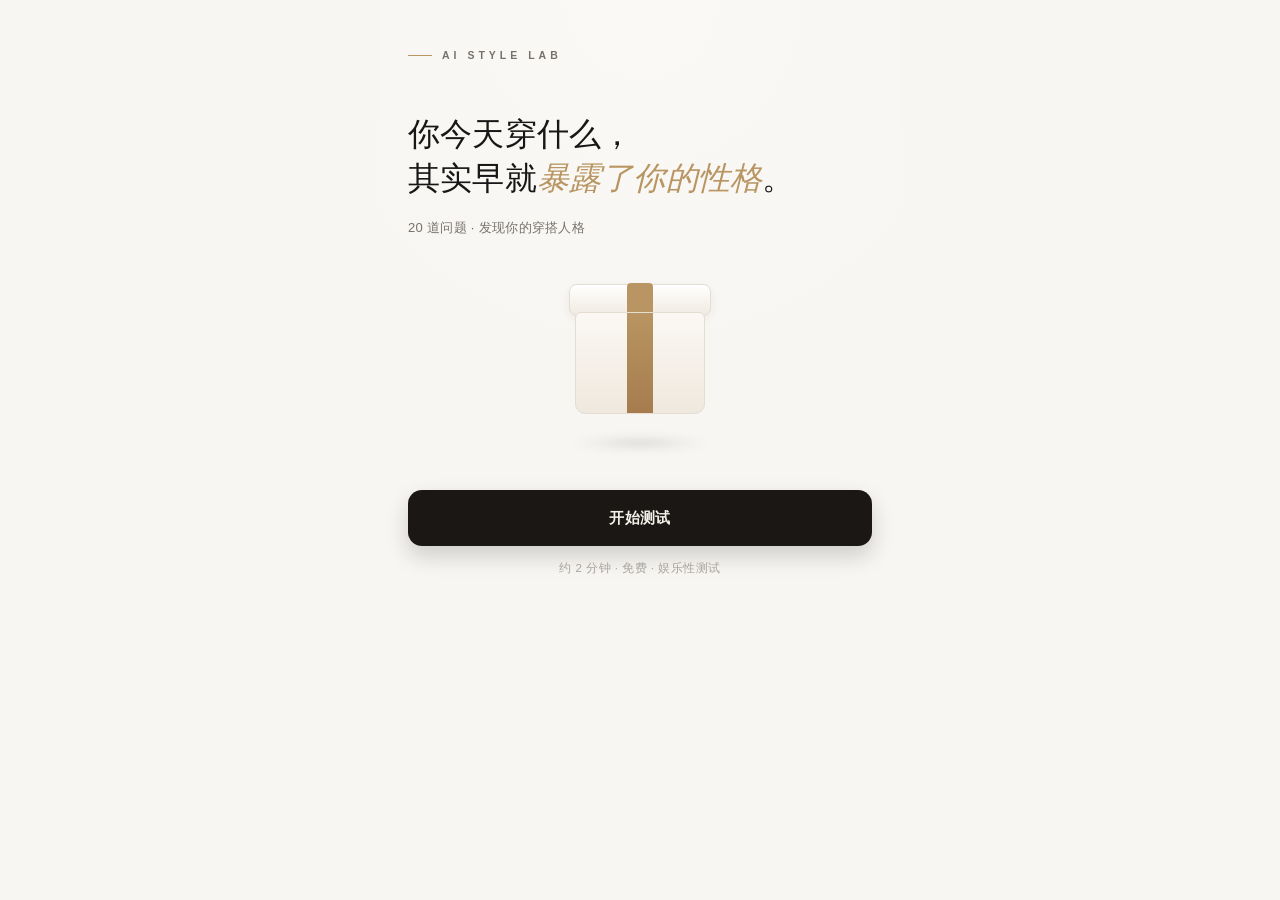
<file: deepseek_html_20261007_3c42d0.html>
<!DOCTYPE html>
<html lang="zh-CN">
<head>
<meta charset="UTF-8">
<meta name="viewport" content="width=device-width, initial-scale=1.0, viewport-fit=cover, maximum-scale=1.0, user-scalable=no">
<meta name="theme-color" content="#F8F6F2">
<title>AI STYLE LAB｜穿搭人格测试</title>
<link rel="stylesheet" href="css/style.css">
</head>
<body>

<div class="app">

  <!-- ============ 首页 ============ -->
  <section class="home" id="home">
    <div class="home-brand">
      <span class="brand-line"></span>
      <span class="brand-text">AI STYLE LAB</span>
    </div>

    <h1 class="home-title">
      你今天穿什么，<br>
      其实早就<em>暴露了你的性格</em>。
    </h1>

    <p class="home-sub">20 道问题 · 发现你的穿搭人格</p>

    <div class="home-visual" aria-hidden="true">
      <div class="gift-box">
        <div class="gift-lid">
          <span class="gift-ribbon"></span>
        </div>
        <div class="gift-body">
          <span class="gift-ribbon-v"></span>
        </div>
      </div>
      <div class="gift-shadow"></div>
    </div>

    <button class="btn-primary" id="startBtn">开始测试</button>
    <p class="home-note">约 2 分钟 · 免费 · 娱乐性测试</p>

    <div class="home-collection" id="homeCollection" style="display:none">
      <span class="collection-label">已收集人格</span>
      <span class="collection-count" id="collectionCount">0 / 10</span>
    </div>
  </section>

  <!-- ============ 测试页 ============ -->
  <section class="quiz" id="quiz" style="display:none">
    <div class="quiz-head">
      <button class="quiz-back" id="backBtn" aria-label="上一题">
        <svg width="18" height="18" viewBox="0 0 24 24" fill="none" stroke="currentColor" stroke-width="2" stroke-linecap="round" stroke-linejoin="round"><path d="M15 18l-6-6 6-6"/></svg>
      </button>
      <div class="quiz-label">
        <span class="quiz-label-main">YOUR STYLE DNA</span>
        <span class="quiz-label-num" id="quizNum">01 / 21</span>
      </div>
      <div class="quiz-spacer"></div>
    </div>

    <div class="ruler" id="ruler">
      <div class="ruler-track">
        <div class="ruler-fill" id="rulerFill"></div>
        <div class="ruler-knob" id="rulerKnob"></div>
      </div>
    </div>

    <div class="quiz-body" id="quizBody"></div>

    <div class="quiz-foot">
      <button class="btn-primary" id="nextBtn" disabled>下一题</button>
    </div>
  </section>

  <!-- ============ 盲盒 ============ -->
  <section class="blind" id="blind" style="display:none">
    <div class="blind-stage" id="blindStage"></div>
  </section>

  <!-- ============ 结果页 ============ -->
  <section class="result" id="result" style="display:none">
    <div id="resultMain"></div>
  </section>

</div>

<!-- 人格图鉴弹层 -->
<div class="modal" id="collectionModal">
  <div class="modal-bg" data-close></div>
  <div class="modal-panel">
    <div class="modal-head">
      <h3>穿搭人格图鉴</h3>
      <button class="modal-close" data-close>&times;</button>
    </div>
    <p class="modal-sub" id="collectionSub">已收集 0 / 10</p>
    <div class="collection-grid" id="collectionGrid"></div>
  </div>
</div>

<!-- 分享卡弹层 -->
<div class="modal" id="shareModal">
  <div class="modal-bg" data-close></div>
  <div class="modal-panel modal-panel-card">
    <div class="modal-head">
      <h3>分享卡</h3>
      <button class="modal-close" data-close>&times;</button>
    </div>
    <div id="shareCardWrap"></div>
    <p class="share-hint">长按卡片保存 · 或点击下方按钮分享</p>
    <div class="share-actions">
      <button class="btn-ghost" id="shareTextBtn">复制结果文字</button>
      <button class="btn-primary" id="shareNativeBtn" style="display:none">分享给朋友</button>
    </div>
  </div>
</div>

<div class="toast" id="toast"></div>

<!-- 脚本 -->
<script src="js/data.js"></script>
<script src="js/scoring.js"></script>
<script src="js/app.js"></script>
<script src="js/result.js"></script>
<script>window.__BOOT__ && window.__BOOT__();</script>

</body>
</html>
</file>
<file: css/style.css>
/* ============================================================
   AI STYLE LAB · Design System
   ============================================================ */
:root{
  --bg:          #F8F6F2;
  --card:        #FFFFFF;
  --text:        #171717;
  --text-2:      #77716D;
  --text-3:      #A8A29E;
  --line:        #ECE7E0;
  --line-2:      #F2EEE8;
  --accent:      #D8B6A0;
  --pink:        #F4E4E2;
  --gold:        #B89562;
  --gold-2:      #D9C09A;
  --dark:        #1A1714;
  --dark-2:      #262019;

  --radius-s: 10px;
  --radius-m: 16px;
  --radius-l: 22px;

  --shadow-s: 0 1px 2px rgba(23,23,23,.04);
  --shadow-m: 0 6px 22px rgba(23,23,23,.06);
  --shadow-l: 0 14px 40px rgba(23,23,23,.10);

  --font-body: -apple-system, BlinkMacSystemFont, "PingFang SC",
               "Microsoft YaHei", "Helvetica Neue", sans-serif;
  --font-display: "Songti SC", "STSong", "SimSun",
                  Georgia, "Times New Roman", serif;
}

*{box-sizing:border-box;margin:0;padding:0;-webkit-tap-highlight-color:transparent}
html,body{
  background:var(--bg);color:var(--text);
  font-family:var(--font-body);
  -webkit-font-smoothing:antialiased;
  -moz-osx-font-smoothing:grayscale;
  line-height:1.5;
  overflow-x:hidden;
  min-height:100%;
}
body{min-height:100vh;min-height:100dvh}
button{font:inherit;border:0;background:none;color:inherit;cursor:pointer;outline:none}
input{font:inherit;outline:none;border:0;background:none;color:inherit}
img{display:block;max-width:100%}
ul,ol{list-style:none}

.app{
  width:100%;max-width:520px;
  margin:0 auto;
  min-height:100vh;min-height:100dvh;
  background:var(--bg);
  position:relative;
}

/* ============================================================
   Common Button
   ============================================================ */
.btn-primary{
  display:block;width:100%;
  background:var(--dark);color:#F4F1EA;
  padding:17px 20px;
  border-radius:14px;
  font-size:15px;font-weight:600;
  letter-spacing:.3px;
  box-shadow:0 10px 22px rgba(23,23,23,.18);
  transition:transform .18s cubic-bezier(.2,.7,.3,1), box-shadow .2s;
}
.btn-primary:active{transform:scale(.98);box-shadow:0 4px 12px rgba(23,23,23,.18)}
.btn-primary:disabled{
  background:#E4DFD6;color:#A8A29E;
  box-shadow:none;cursor:not-allowed;
}
.btn-ghost{
  display:block;width:100%;
  background:transparent;color:var(--text);
  padding:15px 20px;
  border:1px solid var(--line);
  border-radius:14px;
  font-size:14px;font-weight:500;
  transition:border-color .2s, background .2s;
}
.btn-ghost:active{background:#F4F1EA}

/* ============================================================
   Home
   ============================================================ */
.home{
  min-height:100vh;min-height:100dvh;
  padding:48px 28px 40px;
  display:flex;flex-direction:column;
  position:relative;
  background:radial-gradient(120% 70% at 50% 0%, #FBF9F5 0%, var(--bg) 55%);
}
.home-brand{
  display:flex;align-items:center;gap:10px;
  margin-bottom:48px;
}
.brand-line{
  width:24px;height:1px;background:var(--gold);
  display:inline-block;
}
.brand-text{
  font-size:10.5px;letter-spacing:4px;
  color:var(--text-2);font-weight:600;
}
.home-title{
  font-family:var(--font-display);
  font-size:32px;line-height:1.38;
  font-weight:500;
  letter-spacing:.2px;
  color:var(--text);
  margin-bottom:18px;
}
.home-title em{
  font-style:italic;
  color:var(--gold);
  font-weight:400;
}
.home-sub{
  font-size:13px;color:var(--text-2);
  letter-spacing:.3px;margin-bottom:36px;
}

/* 礼盒视觉 */
.home-visual{
  flex:1;
  display:flex;flex-direction:column;
  align-items:center;justify-content:center;
  padding:10px 0 32px;
  position:relative;
}
.gift-box{
  width:130px;height:130px;
  position:relative;
  perspective:600px;
  animation:giftFloat 4.5s ease-in-out infinite;
}
@keyframes giftFloat{
  0%,100%{transform:translateY(0) rotate(-1deg)}
  50%{transform:translateY(-8px) rotate(1deg)}
}
.gift-lid{
  position:absolute;top:0;left:-6px;right:-6px;
  height:32px;
  background:linear-gradient(180deg,#FFFFFF 0%,#F0EAE1 100%);
  border:1px solid #E4DDD2;
  border-radius:8px;
  box-shadow:0 3px 8px rgba(23,23,23,.06);
}
.gift-ribbon{
  position:absolute;top:-2px;left:50%;transform:translateX(-50%);
  width:26px;height:36px;
  background:var(--gold);
  border-radius:4px;
}
.gift-body{
  position:absolute;top:28px;left:0;right:0;bottom:0;
  background:linear-gradient(180deg,#FBF8F3 0%,#EFE8DE 100%);
  border:1px solid #E4DDD2;
  border-radius:6px 6px 10px 10px;
  overflow:hidden;
}
.gift-ribbon-v{
  position:absolute;top:0;left:50%;transform:translateX(-50%);
  width:26px;bottom:0;
  background:linear-gradient(180deg,var(--gold) 0%,#A67C4E 100%);
}
.gift-shadow{
  width:140px;height:14px;
  background:radial-gradient(ellipse at center,rgba(23,23,23,.14) 0%,transparent 70%);
  margin-top:22px;
  filter:blur(4px);
  animation:shadowPulse 4.5s ease-in-out infinite;
}
@keyframes shadowPulse{
  0%,100%{transform:scaleX(1);opacity:.9}
  50%{transform:scaleX(.86);opacity:.6}
}

.home .btn-primary{margin-top:8px}
.home-note{
  text-align:center;color:var(--text-3);
  font-size:11.5px;margin-top:14px;
  letter-spacing:.5px;
}
.home-collection{
  margin-top:28px;
  display:flex;align-items:center;justify-content:center;gap:10px;
  padding-top:22px;
  border-top:1px solid var(--line);
  font-size:12px;color:var(--text-2);
}
.collection-count{
  color:var(--gold);font-weight:700;
  font-variant-numeric:tabular-nums;
}

/* ============================================================
   Quiz
   ============================================================ */
.quiz{
  min-height:100vh;min-height:100dvh;
  padding:24px 22px 130px;
  display:flex;flex-direction:column;
}
.quiz-head{
  display:flex;align-items:center;justify-content:space-between;
  margin-bottom:22px;
}
.quiz-back{
  width:36px;height:36px;
  display:grid;place-items:center;
  color:var(--text-2);
  border-radius:50%;
  transition:background .2s;
}
.quiz-back:active{background:#EFE9E1}
.quiz-back:disabled{opacity:.3;cursor:default}
.quiz-back:disabled:active{background:transparent}
.quiz-label{
  display:flex;flex-direction:column;align-items:center;
  gap:2px;
}
.quiz-label-main{
  font-size:9.5px;letter-spacing:3px;
  color:var(--gold);font-weight:700;
}
.quiz-label-num{
  font-size:12px;color:var(--text-2);
  font-variant-numeric:tabular-nums;
  letter-spacing:.5px;
}
.quiz-spacer{width:36px}

/* 尺子式进度条 */
.ruler{
  margin-bottom:38px;
  padding:0 2px;
}
.ruler-track{
  position:relative;
  height:2px;
  background:var(--line);
  border-radius:2px;
}
.ruler-fill{
  position:absolute;left:0;top:0;bottom:0;
  background:var(--dark);
  border-radius:2px;
  width:0;
  transition:width .55s cubic-bezier(.22,1,.36,1);
}
.ruler-knob{
  position:absolute;top:50%;
  width:10px;height:10px;
  background:var(--dark);
  border-radius:50%;
  transform:translate(-50%,-50%);
  left:0;
  transition:left .55s cubic-bezier(.22,1,.36,1);
  box-shadow:0 0 0 3px var(--bg);
}

/* 题目区 */
.quiz-body{
  flex:1;
  animation:fadeUp .38s cubic-bezier(.2,.7,.3,1);
}
@keyframes fadeUp{
  from{opacity:0;transform:translateY(14px)}
  to{opacity:1;transform:translateY(0)}
}
.q-kicker{
  display:inline-block;
  font-size:10.5px;letter-spacing:2.5px;
  color:var(--gold);font-weight:700;
  margin-bottom:14px;
}
.q-title{
  font-family:var(--font-display);
  font-size:24px;line-height:1.45;
  font-weight:500;
  letter-spacing:.2px;
  color:var(--text);
  margin-bottom:10px;
}
.q-sub{
  font-size:12.5px;color:var(--text-2);
  line-height:1.7;
  margin-bottom:26px;
}
.q-opts{display:flex;flex-direction:column;gap:11px}
.opt{
  width:100%;
  padding:17px 18px;
  background:var(--card);
  border:1px solid var(--line);
  border-radius:14px;
  text-align:left;
  font-size:14.5px;color:var(--text);
  display:flex;align-items:center;gap:12px;
  transition:all .18s cubic-bezier(.2,.7,.3,1);
  position:relative;
  line-height:1.5;
}
.opt:active{transform:scale(.99)}
.opt-check{
  width:20px;height:20px;border-radius:50%;
  border:1px solid var(--line);
  flex-shrink:0;
  display:grid;place-items:center;
  margin-left:auto;
  color:transparent;
  font-size:11px;
  transition:all .18s;
}
.opt.selected{
  background:var(--dark);
  border-color:var(--dark);
  color:#F4F1EA;
  box-shadow:0 8px 20px rgba(23,23,23,.16);
}
.opt.selected .opt-check{
  background:#F4F1EA;
  border-color:#F4F1EA;
  color:var(--dark);
}

/* 信息题输入 */
.input-group{
  display:flex;gap:12px;margin-bottom:14px;
}
.input-box{flex:1}
.input-box label{
  display:block;font-size:11.5px;
  color:var(--text-2);margin-bottom:8px;
  letter-spacing:.5px;
}
.input-box input{
  width:100%;padding:15px 14px;
  background:var(--card);
  border:1px solid var(--line);
  border-radius:12px;
  font-size:16px;color:var(--text);
  transition:border-color .18s, box-shadow .18s;
}
.input-box input:focus{
  border-color:var(--gold);
  box-shadow:0 0 0 3px rgba(216,182,160,.15);
}
.input-hint{
  font-size:11px;color:var(--text-3);
  line-height:1.7;margin-top:10px;
}

.quiz-foot{
  position:fixed;left:0;right:0;bottom:0;
  max-width:520px;margin:0 auto;
  padding:16px 22px calc(16px + env(safe-area-inset-bottom));
  background:linear-gradient(180deg,rgba(248,246,242,0) 0%,var(--bg) 40%);
  z-index:20;
}

/* ============================================================
   Blind Box
   ============================================================ */
.blind{
  min-height:100vh;min-height:100dvh;
  display:flex;align-items:center;justify-content:center;
  padding:30px 24px;
  background:radial-gradient(circle at 50% 40%,#FBF9F5 0%,var(--bg) 60%);
  overflow:hidden;
}
.blind-stage{
  width:100%;max-width:340px;
  text-align:center;
  position:relative;
}
.blind-line{
  opacity:0;
  transform:translateY(6px);
  transition:opacity .4s ease, transform .4s ease;
}
.blind-line.show{opacity:1;transform:translateY(0)}

.blind-kicker{
  font-size:10.5px;letter-spacing:3px;
  color:var(--gold);font-weight:700;
  margin-bottom:14px;
}
.blind-title{
  font-family:var(--font-display);
  font-size:22px;font-weight:500;
  color:var(--text);line-height:1.5;
  margin-bottom:30px;
}

.mbti-flash{
  display:flex;justify-content:center;gap:14px;
  margin-bottom:32px;
}
.mbti-flash span{
  font-family:var(--font-display);
  font-size:44px;font-weight:500;
  color:var(--line-2);
  transition:color .25s ease, transform .25s ease;
  display:inline-block;
}
.mbti-flash span.on{
  color:var(--dark);
  transform:scale(1.12);
}

.ratio-bar{
  display:flex;flex-direction:column;gap:12px;
  margin-bottom:34px;
}
.ratio-row{
  display:flex;align-items:center;justify-content:space-between;
  font-size:12px;color:var(--text-2);
  letter-spacing:.5px;
  padding-bottom:10px;
  border-bottom:1px solid var(--line);
}
.ratio-row b{
  color:var(--text);
  font-family:var(--font-display);
  font-size:16px;font-weight:600;
  font-variant-numeric:tabular-nums;
}

.blind-count{
  font-family:var(--font-display);
  font-size:96px;font-weight:400;
  color:var(--dark);line-height:1;
  letter-spacing:-2px;
  animation:countIn .42s cubic-bezier(.2,.7,.3,1);
}
@keyframes countIn{
  from{opacity:0;transform:scale(.7)}
  to{opacity:1;transform:scale(1)}
}

/* 揭晓 */
.reveal{
  animation:revealIn 1s cubic-bezier(.2,.7,.3,1) forwards;
}
@keyframes revealIn{
  0%{opacity:0;transform:scale(.85);filter:blur(12px)}
  60%{opacity:1;transform:scale(1.02);filter:blur(0)}
  100%{opacity:1;transform:scale(1);filter:blur(0)}
}
.reveal-kicker{
  font-size:10.5px;letter-spacing:3px;
  color:var(--gold);font-weight:700;
  margin-bottom:16px;
  opacity:0;animation:fadeIn .5s .25s forwards;
}
.reveal-emoji{
  font-size:80px;line-height:1;
  margin-bottom:14px;
  opacity:0;animation:fadeIn .6s .4s forwards;
}
.reveal-name{
  font-family:var(--font-display);
  font-size:40px;font-weight:500;
  letter-spacing:2px;
  margin-bottom:12px;
  opacity:0;animation:fadeIn .6s .55s forwards;
}
.reveal-tag{
  font-size:12px;color:var(--text-2);
  letter-spacing:2px;
  opacity:0;animation:fadeIn .6s .7s forwards;
}
@keyframes fadeIn{
  from{opacity:0;transform:translateY(8px)}
  to{opacity:1;transform:translateY(0)}
}

/* ============================================================
   Result
   ============================================================ */
.result{padding:0 0 60px;display:block}

.r-hero{
  padding:44px 24px 36px;
  text-align:center;
  background:linear-gradient(180deg,#FBF9F5 0%,var(--bg) 100%);
  position:relative;
}
.r-kicker{
  font-size:10px;letter-spacing:3.5px;
  color:var(--gold);font-weight:700;
  margin-bottom:20px;
}
.r-emoji{
  font-size:72px;line-height:1;
  margin-bottom:14px;
  display:inline-block;
  animation:fadeIn .7s .1s both;
}
.r-name{
  font-family:var(--font-display);
  font-size:38px;font-weight:500;
  letter-spacing:2px;
  margin-bottom:8px;
  animation:fadeIn .7s .2s both;
}
.r-keywords{
  font-size:12.5px;color:var(--text-2);
  letter-spacing:1.5px;
  margin-bottom:20px;
  animation:fadeIn .7s .3s both;
}
.r-rarity{
  display:inline-flex;align-items:center;gap:6px;
  padding:6px 14px;
  background:var(--dark);color:#F4F1EA;
  border-radius:20px;
  font-size:10.5px;font-weight:700;
  letter-spacing:2px;
  margin-bottom:22px;
  animation:fadeIn .7s .4s both;
}
.r-rarity .dot{
  width:5px;height:5px;border-radius:50%;
  background:var(--gold-2);
}
.r-quote{
  font-family:var(--font-display);
  font-size:14px;line-height:2;
  color:var(--text-2);
  max-width:300px;margin:0 auto;
  animation:fadeIn .7s .5s both;
  font-style:italic;
}

/* 卡片区 */
.r-section{
  padding:0 22px;
  margin-top:14px;
}
.r-card{
  background:var(--card);
  border:1px solid var(--line-2);
  border-radius:18px;
  padding:22px;
  margin-bottom:12px;
  box-shadow:var(--shadow-s);
}
.r-card-title{
  font-size:11px;letter-spacing:2.5px;
  color:var(--gold);font-weight:700;
  margin-bottom:18px;
  display:flex;align-items:center;gap:8px;
}
.r-card-title::before{
  content:"";width:14px;height:1px;
  background:var(--gold);
}
.r-card-title .cn{
  font-family:var(--font-display);
  font-size:15px;color:var(--text);
  letter-spacing:.5px;font-weight:500;
  margin-left:2px;
}

/* 属性面板 */
.attr-list{display:flex;flex-direction:column;gap:16px}
.attr-row{
  display:grid;
  grid-template-columns:62px 1fr 38px;
  gap:12px;align-items:center;
  font-size:12.5px;
}
.attr-row .label{color:var(--text-2);letter-spacing:.5px}
.attr-track{
  height:5px;background:var(--line-2);
  border-radius:20px;overflow:hidden;
}
.attr-fill{
  display:block;height:100%;width:0;
  background:linear-gradient(90deg,#C4A177,var(--gold));
  border-radius:20px;
  transition:width 1.2s cubic-bezier(.22,1,.36,1);
}
.attr-num{
  font-family:var(--font-display);
  font-size:15px;color:var(--text);
  font-weight:500;text-align:right;
  font-variant-numeric:tabular-nums;
}

/* TOP5 榜 */
.rank-list{display:flex;flex-direction:column;gap:2px}
.rank-row{
  display:grid;
  grid-template-columns:26px 26px 1fr auto;
  gap:12px;align-items:center;
  padding:13px 0;
  border-bottom:1px solid var(--line-2);
  font-size:13px;
}
.rank-row:last-child{border-bottom:0}
.rank-no{
  font-family:var(--font-display);
  font-size:12px;color:var(--text-3);
  font-weight:500;
  font-variant-numeric:tabular-nums;
  letter-spacing:.5px;
}
.rank-emoji{font-size:18px;line-height:1}
.rank-name{
  color:var(--text);
  font-family:var(--font-display);
  font-size:14.5px;letter-spacing:.5px;
  overflow:hidden;text-overflow:ellipsis;white-space:nowrap;
}
.rank-score{
  font-family:var(--font-display);
  font-size:15px;color:var(--text);
  font-weight:600;
  font-variant-numeric:tabular-nums;
}
.rank-row.top .rank-no{color:var(--gold);font-weight:700}
.rank-row.top .rank-name{font-weight:600}
.rank-row.top .rank-score{color:var(--gold);font-size:17px}

/* MBTI 卡 */
.mbti-card{
  background:var(--dark);color:#F4F1EA;
  border-radius:18px;
  padding:24px;
  margin-bottom:12px;
  position:relative;
  overflow:hidden;
}
.mbti-card::after{
  content:"";position:absolute;
  right:-60px;top:-60px;
  width:180px;height:180px;border-radius:50%;
  background:radial-gradient(circle,rgba(184,149,98,.25) 0%,transparent 70%);
  pointer-events:none;
}
.mbti-kicker{
  font-size:10px;letter-spacing:3px;
  color:var(--gold-2);font-weight:700;
  margin-bottom:14px;
  position:relative;z-index:1;
}
.mbti-code{
  font-family:var(--font-display);
  font-size:44px;font-weight:500;
  letter-spacing:6px;
  margin-bottom:8px;
  position:relative;z-index:1;
}
.mbti-name{
  font-size:13px;color:#D8D2C7;
  margin-bottom:16px;
  letter-spacing:.5px;
  position:relative;z-index:1;
}
.mbti-keys{
  display:flex;flex-wrap:wrap;gap:6px;
  position:relative;z-index:1;
}
.mbti-key{
  padding:4px 10px;
  background:rgba(255,255,255,.08);
  border:1px solid rgba(255,255,255,.12);
  border-radius:14px;
  font-size:11px;color:#E8E2D8;
  letter-spacing:.5px;
}
.mbti-note{
  margin-top:16px;padding-top:14px;
  border-top:1px solid rgba(255,255,255,.1);
  font-size:10.5px;color:#948F87;
  line-height:1.7;
  letter-spacing:.3px;
  position:relative;z-index:1;
}

/* 隐藏人格 */
.hidden-card{
  background:linear-gradient(140deg,#2A241D 0%,#1A1612 100%);
  color:#F4F1EA;border-radius:18px;
  padding:24px;margin-bottom:12px;
  position:relative;overflow:hidden;
}
.hidden-kicker{
  font-size:10px;letter-spacing:3px;
  color:var(--gold-2);font-weight:700;
  margin-bottom:14px;
}
.hidden-head{
  display:flex;align-items:center;gap:14px;
  margin-bottom:14px;
}
.hidden-emoji{font-size:38px;line-height:1}
.hidden-name{
  font-family:var(--font-display);
  font-size:24px;font-weight:500;
  letter-spacing:1.5px;
}
.hidden-desc{
  font-size:12.5px;line-height:1.9;
  color:#D8D2C7;
  margin-bottom:16px;
}
.hidden-split{
  display:flex;flex-direction:column;gap:10px;
  padding-top:14px;
  border-top:1px solid rgba(255,255,255,.1);
}
.hidden-bar{
  display:grid;
  grid-template-columns:26px 1fr 42px;
  gap:12px;align-items:center;
  font-size:11.5px;color:#C7C1B6;
}
.hidden-bar .em{font-size:16px}
.hidden-bar .track{
  height:4px;background:rgba(255,255,255,.09);
  border-radius:20px;overflow:hidden;
}
.hidden-bar .fill{
  display:block;height:100%;
  background:var(--gold-2);
  border-radius:20px;
  width:0;
  transition:width 1s cubic-bezier(.22,1,.36,1);
}
.hidden-bar .pct{
  text-align:right;font-family:var(--font-display);
  font-size:13px;color:#F4F1EA;
  font-weight:500;
  font-variant-numeric:tabular-nums;
}

/* 衣柜诊断 */
.wardrobe-list{display:flex;flex-direction:column;gap:13px;margin-bottom:22px}
.wardrobe-row{
  display:grid;
  grid-template-columns:78px 1fr;
  gap:14px;align-items:center;
  font-size:12.5px;
}
.wardrobe-row .label{color:var(--text-2);letter-spacing:.3px}
.wardrobe-bar{
  height:6px;background:var(--line-2);
  border-radius:20px;overflow:hidden;
}
.wardrobe-bar i{
  display:block;height:100%;
  background:var(--dark);
  border-radius:20px;
  width:0;
  transition:width 1.2s cubic-bezier(.22,1,.36,1);
}
.wardrobe-alert{
  display:flex;align-items:flex-start;gap:10px;
  padding:16px;
  background:var(--pink);
  border-radius:14px;
  margin-bottom:16px;
}
.wardrobe-alert-icon{
  width:22px;height:22px;flex-shrink:0;
  display:grid;place-items:center;
  background:var(--gold);color:#fff;
  border-radius:50%;
  font-size:12px;font-weight:700;
  margin-top:1px;
}
.wardrobe-alert-text{
  font-size:13px;color:#5A4A3E;
  line-height:1.7;
}
.wardrobe-alert-text b{
  display:block;
  font-family:var(--font-display);
  font-size:15px;color:var(--text);
  font-weight:600;
  margin-bottom:4px;
  letter-spacing:.3px;
}
.wardrobe-why{
  font-size:12.5px;color:var(--text-2);
  line-height:1.85;
  padding-left:14px;
  border-left:2px solid var(--line);
}
.wardrobe-why p + p{margin-top:10px}
.wardrobe-why .hl{color:var(--text);font-weight:600}

/* 穿搭公式 */
.formula{
  display:flex;flex-direction:column;
  align-items:stretch;
  gap:8px;
}
.formula-item{
  padding:14px 16px;
  background:#FBF9F5;
  border-radius:12px;
  font-family:var(--font-display);
  font-size:15px;
  letter-spacing:.5px;
  color:var(--text);
  text-align:center;
  border:1px solid var(--line-2);
}
.formula-op{
  text-align:center;
  font-size:16px;
  color:var(--gold);
  font-family:var(--font-display);
}
.formula-result{
  padding:16px;
  background:var(--dark);
  color:#F4F1EA;
  border-radius:12px;
  font-family:var(--font-display);
  font-size:15px;letter-spacing:1px;
  text-align:center;
}

/* 幸运穿搭 */
.lucky{
  display:grid;
  grid-template-columns:1fr 1fr;
  gap:12px;
  margin-bottom:8px;
}
.lucky-cell{
  padding:16px 14px;
  background:#FBF9F5;
  border-radius:14px;
  border:1px solid var(--line-2);
}
.lucky-label{
  font-size:10.5px;color:var(--text-3);
  letter-spacing:1.5px;
  margin-bottom:8px;
}
.lucky-value{
  font-family:var(--font-display);
  font-size:16px;color:var(--text);
  font-weight:500;
  letter-spacing:.5px;
}

/* 扭蛋机 */
.gacha{
  text-align:center;
  padding:8px 0 4px;
}
.gacha-btn{
  display:inline-flex;align-items:center;gap:10px;
  padding:14px 28px;
  background:var(--dark);color:#F4F1EA;
  border-radius:14px;
  font-size:14px;font-weight:600;
  letter-spacing:.5px;
  transition:transform .18s;
}
.gacha-btn:active{transform:scale(.96)}
.gacha-result{
  margin-top:18px;
  padding:20px;
  background:#FBF9F5;
  border-radius:14px;
  border:1px solid var(--line-2);
  animation:fadeUp .4s ease;
}
.gacha-kicker{
  font-size:10px;letter-spacing:2.5px;
  color:var(--gold);font-weight:700;
  margin-bottom:12px;
}
.gacha-name{
  font-family:var(--font-display);
  font-size:17px;color:var(--text);
  font-weight:500;
  margin-bottom:6px;
}
.gacha-price{
  font-family:var(--font-display);
  font-size:14px;color:var(--gold);
  font-weight:600;
  font-variant-numeric:tabular-nums;
  margin-bottom:14px;
}
.gacha-buy{
  display:inline-block;
  padding:8px 18px;
  background:var(--dark);color:#F4F1EA;
  border-radius:10px;
  font-size:12px;
  text-decoration:none;
}

/* 段位 */
.rank-badge{
  display:flex;align-items:center;justify-content:space-between;
  padding:22px;
  background:linear-gradient(135deg,#FBF7EF 0%,#F4EBD9 100%);
  border-radius:18px;
  border:1px solid #EADFC7;
}
.rank-badge-l{
  font-size:10.5px;letter-spacing:2.5px;
  color:var(--gold);
  font-weight:700;
  margin-bottom:8px;
}
.rank-badge-v{
  font-family:var(--font-display);
  font-size:24px;
  font-weight:500;
  color:var(--dark);
  letter-spacing:1px;
}
.rank-badge-r{
  font-family:var(--font-display);
  font-size:14px;
  color:var(--gold);
  font-weight:600;
}

/* 穿搭 CP */
.cp-list{display:flex;flex-direction:column;gap:12px}
.cp-row{
  display:flex;align-items:center;gap:14px;
  padding:14px 16px;
  background:#FBF9F5;
  border-radius:14px;
  border:1px solid var(--line-2);
}
.cp-role{
  font-size:10.5px;
  color:var(--text-3);
  letter-spacing:1.5px;
  margin-bottom:4px;
}
.cp-persona{
  font-family:var(--font-display);
  font-size:15px;color:var(--text);
  letter-spacing:.5px;
}
.cp-emoji{font-size:22px;line-height:1}

/* 商品 */
.product{
  background:var(--card);
  border:1px solid var(--line-2);
  border-radius:18px;
  overflow:hidden;
  margin-bottom:12px;
  box-shadow:var(--shadow-s);
}
.product-media{
  height:190px;
  background:linear-gradient(135deg,#F4F1EA 0%,#E8E3D9 100%);
  position:relative;
  display:flex;align-items:center;justify-content:center;
  overflow:hidden;
}
.product-media img{
  width:100%;height:100%;object-fit:cover;
}
.product-media .ph{
  font-family:var(--font-display);
  font-size:44px;
  color:#C9C0AF;
  letter-spacing:2px;
}
.product-index{
  position:absolute;top:14px;left:16px;
  font-family:var(--font-display);
  font-size:11px;
  color:#fff;
  letter-spacing:2px;
  background:rgba(0,0,0,.4);
  backdrop-filter:blur(8px);
  padding:4px 10px;
  border-radius:20px;
}
.product-match{
  position:absolute;top:14px;right:16px;
  font-size:10.5px;
  font-weight:700;
  color:#fff;
  background:rgba(184,149,98,.92);
  padding:4px 10px;
  border-radius:20px;
  letter-spacing:.5px;
}
.product-body{padding:18px 18px 16px}
.product-name{
  font-family:var(--font-display);
  font-size:17px;
  font-weight:500;
  letter-spacing:.3px;
  margin-bottom:12px;
  color:var(--text);
}
.product-reasons{
  display:flex;flex-direction:column;gap:6px;
  margin-bottom:16px;
}
.product-reason{
  font-size:12px;color:var(--text-2);
  line-height:1.6;
  display:flex;align-items:flex-start;gap:8px;
}
.product-reason::before{
  content:"";
  width:4px;height:4px;
  border-radius:50%;
  background:var(--gold);
  margin-top:7px;
  flex-shrink:0;
}
.product-foot{
  display:flex;align-items:center;justify-content:space-between;
  padding-top:14px;
  border-top:1px solid var(--line-2);
}
.product-price{
  font-family:var(--font-display);
  font-size:20px;
  color:var(--text);
  font-weight:600;
  font-variant-numeric:tabular-nums;
}
.product-price small{
  font-size:12px;
  color:var(--text-2);
  margin-right:2px;
  font-weight:500;
}
.product-buy{
  padding:9px 18px;
  background:var(--dark);color:#F4F1EA;
  border-radius:10px;
  font-size:12.5px;
  font-weight:500;
  letter-spacing:.5px;
  transition:transform .15s;
}
.product-buy:active{transform:scale(.95)}

/* 分享卡 */
.share-wrap{
  padding:0 22px;
  margin-top:22px;
}
.share-cta{
  display:block;width:100%;
  background:linear-gradient(135deg,#FBF7EF 0%,#F4EBD9 100%);
  border:1px solid #EADFC7;
  border-radius:18px;
  padding:22px;
  text-align:center;
  transition:transform .15s;
}
.share-cta:active{transform:scale(.99)}
.share-cta-kicker{
  font-size:10.5px;letter-spacing:3px;
  color:var(--gold);
  font-weight:700;
  margin-bottom:8px;
}
.share-cta-title{
  font-family:var(--font-display);
  font-size:18px;color:var(--dark);
  letter-spacing:1px;
  font-weight:500;
}

.result-foot{
  padding:30px 22px 10px;
  text-align:center;
}
.restart-btn{
  display:block;width:100%;
  padding:16px;
  background:transparent;
  border:1px solid var(--line);
  border-radius:14px;
  font-size:14px;color:var(--text-2);
  transition:background .15s;
}
.restart-btn:active{background:#F4F1EA}
.footnote{
  margin-top:20px;
  font-size:10.5px;
  color:var(--text-3);
  line-height:1.7;
  letter-spacing:.3px;
}

/* 分享卡内容 */
.share-card{
  background:var(--card);
  border-radius:18px;
  overflow:hidden;
  border:1px solid var(--line-2);
}
.share-inner{
  padding:28px 24px;
  background:linear-gradient(160deg,#FBF9F5 0%,#F4F1EA 100%);
  text-align:center;
  position:relative;
}
.share-inner::before,
.share-inner::after{
  content:"";position:absolute;
  width:60px;height:1px;
  background:var(--gold);
  top:18px;
}
.share-inner::before{left:24px}
.share-inner::after{right:24px}
.share-brand{
  font-size:9.5px;letter-spacing:3px;
  color:var(--gold);
  font-weight:700;
  margin-bottom:22px;
}
.share-emoji{
  font-size:60px;line-height:1;
  margin-bottom:12px;
}
.share-name{
  font-family:var(--font-display);
  font-size:28px;
  font-weight:500;
  letter-spacing:3px;
  color:var(--text);
  margin-bottom:8px;
}
.share-mbti{
  font-size:11.5px;color:var(--text-2);
  letter-spacing:2px;
  margin-bottom:24px;
}
.share-attrs{
  display:flex;
  justify-content:center;
  gap:24px;
  padding:16px 0 20px;
  margin-bottom:14px;
  border-top:1px solid var(--line-2);
  border-bottom:1px solid var(--line-2);
}
.share-attr{display:flex;flex-direction:column;gap:4px}
.share-attr b{
  font-family:var(--font-display);
  font-size:19px;
  font-weight:600;
  color:var(--text);
  font-variant-numeric:tabular-nums;
}
.share-attr span{
  font-size:9.5px;
  color:var(--text-3);
  letter-spacing:1.5px;
}
.share-hidden{
  margin-top:16px;
  padding-top:14px;
  border-top:1px solid var(--line-2);
}
.share-hidden-label{
  font-size:9.5px;
  color:var(--text-3);
  letter-spacing:2px;
  margin-bottom:6px;
}
.share-hidden-name{
  font-family:var(--font-display);
  font-size:15px;
  color:var(--text);
  letter-spacing:1px;
}
.share-quote{
  margin-top:16px;
  font-family:var(--font-display);
  font-style:italic;
  font-size:12.5px;
  color:var(--text-2);
  line-height:1.9;
}
.share-tags{
  margin-top:20px;
  padding-top:14px;
  border-top:1px solid var(--line-2);
  font-size:10.5px;
  color:var(--text-3);
  letter-spacing:.5px;
}
.share-hint{
  font-size:11px;
  color:var(--text-3);
  text-align:center;
  margin:14px 0 14px;
  letter-spacing:.5px;
}
.share-actions{display:flex;gap:10px;margin-top:6px}
.share-actions button{flex:1}

/* ============================================================
   Modal
   ============================================================ */
.modal{
  position:fixed;inset:0;
  display:none;
  z-index:200;
}
.modal.open{display:block}
.modal-bg{
  position:absolute;inset:0;
  background:rgba(23,23,23,.5);
  backdrop-filter:blur(4px);
  animation:fadeIn .22s ease;
}
.modal-panel{
  position:absolute;
  left:50%;bottom:0;
  transform:translateX(-50%);
  width:100%;max-width:520px;
  background:var(--bg);
  border-radius:22px 22px 0 0;
  padding:24px 22px calc(24px + env(safe-area-inset-bottom));
  max-height:85vh;
  overflow-y:auto;
  animation:slideUp .32s cubic-bezier(.2,.7,.3,1);
}
@keyframes slideUp{
  from{transform:translate(-50%,100%)}
  to{transform:translate(-50%,0)}
}
.modal-head{
  display:flex;align-items:center;justify-content:space-between;
  margin-bottom:6px;
}
.modal-head h3{
  font-family:var(--font-display);
  font-size:19px;
  font-weight:500;
  letter-spacing:1px;
}
.modal-close{
  width:32px;height:32px;
  display:grid;place-items:center;
  color:var(--text-2);
  font-size:24px;font-weight:300;
  border-radius:50%;
}
.modal-close:active{background:#EFE9E1}
.modal-sub{
  font-size:11.5px;color:var(--text-2);
  letter-spacing:.5px;
  margin-bottom:20px;
}

/* 图鉴网格 */
.collection-grid{
  display:grid;
  grid-template-columns:repeat(2,1fr);
  gap:10px;
}
.col-item{
  padding:14px 12px;
  background:var(--card);
  border:1px solid var(--line-2);
  border-radius:14px;
  display:flex;align-items:center;gap:10px;
  position:relative;
}
.col-item.locked{
  background:#F2EEE8;
  border-color:transparent;
}
.col-item .em{font-size:24px;line-height:1}
.col-item .nm{
  font-family:var(--font-display);
  font-size:13.5px;
  color:var(--text);
  letter-spacing:.5px;
}
.col-item.locked .nm{
  color:var(--text-3);
}
.col-item .check{
  position:absolute;
  top:8px;right:8px;
  width:14px;height:14px;
  border-radius:50%;
  background:var(--gold);color:#fff;
  display:grid;place-items:center;
  font-size:9px;
}
.col-item.locked .em{
  filter:grayscale(1) opacity(.4);
}

/* ============================================================
   Toast
   ============================================================ */
.toast{
  position:fixed;left:50%;bottom:40px;
  transform:translateX(-50%) translateY(8px);
  background:rgba(23,23,23,.92);
  color:#F4F1EA;
  padding:11px 20px;
  border-radius:22px;
  font-size:12.5px;
  letter-spacing:.3px;
  opacity:0;pointer-events:none;
  transition:all .25s;
  z-index:9999;
  white-space:nowrap;
  max-width:90vw;
  overflow:hidden;text-overflow:ellipsis;
}
.toast.show{opacity:1;transform:translateX(-50%) translateY(0)}

/* ============================================================
   Responsive
   ============================================================ */
@media(max-width:400px){
  .home{padding:40px 24px 32px}
  .home-title{font-size:28px}
  .q-title{font-size:22px}
  .r-emoji{font-size:64px}
  .r-name{font-size:32px}
  .blind-count{font-size:80px}
  .mbti-flash span{font-size:38px;gap:10px}
  .reveal-emoji{font-size:70px}
  .reveal-name{font-size:34px}
  .share-name{font-size:24px}
  .share-emoji{font-size:52px}
  .share-attrs{gap:16px}
  .share-attr b{font-size:17px}
  .collection-grid{grid-template-columns:1fr 1fr}
}
@media(max-width:360px){
  .collection-grid{grid-template-columns:1fr}
}

/* ============================================================
   Reduced motion
   ============================================================ */
@media (prefers-reduced-motion: reduce){
  *,*::before,*::after{
    animation-duration:.01ms !important;
    transition-duration:.01ms !important;
  }
}

/* ============================================================
   分享卡图片预览
   ============================================================ */
.share-preview{
  min-height:220px;
  display:flex;align-items:center;justify-content:center;
  margin-bottom:14px;
  padding:4px;
}
.share-preview .share-image{
  width:100%;
  height:auto;
  border-radius:14px;
  box-shadow:0 8px 30px rgba(23,23,23,.14);
  display:block;
  user-select:none;
  -webkit-user-select:none;
  -webkit-touch-callout:default;
}
.share-loading{
  display:flex;align-items:center;justify-content:center;
  gap:10px;
  color:#A8A29E;
  font-size:13px;
  padding:60px 20px;
}
.spinner{
  width:16px;height:16px;
  border:2px solid #ECE7E0;
  border-top-color:#B89562;
  border-radius:50%;
  animation:spin .8s linear infinite;
}
@keyframes spin{to{transform:rotate(360deg)}}

/* ============================================================
   全屏看图（微信/iOS 长按保存）
   ============================================================ */
.img-viewer{
  position:fixed;inset:0;
  background:rgba(0,0,0,.94);
  z-index:99999;
  display:flex;flex-direction:column;
  align-items:center;justify-content:center;
  padding:24px 18px;
  animation:fadeIn .22s ease;
  overflow:hidden;
}
.img-viewer img{
  max-width:100%;
  max-height:76vh;
  border-radius:12px;
  box-shadow:0 24px 70px rgba(0,0,0,.65);
  -webkit-touch-callout:default;
  -webkit-user-select:none;
  user-select:none;
  display:block;
}
.img-viewer-tip{
  margin-top:26px;
  color:#fff;
  font-size:15px;
  text-align:center;
  letter-spacing:.5px;
  line-height:1.7;
}
.img-viewer-sub{
  margin-top:10px;
  color:#8a8a8a;
  font-size:12px;
  text-align:center;
  line-height:1.6;
}
.img-viewer-close{
  position:absolute;
  top:calc(14px + env(safe-area-inset-top));
  right:16px;
  width:40px;height:40px;
  display:grid;place-items:center;
  color:#fff;
  font-size:28px;
  font-weight:200;
  border-radius:50%;
  background:rgba(255,255,255,.08);
  backdrop-filter:blur(6px);
  border:0;
}

/* ============================================================
   商品占位图（极简线条图标）
   ============================================================ */
.ph-svg{
  width:100%;height:100%;
  display:flex;align-items:center;justify-content:center;
  background:linear-gradient(135deg,#F7F3ED 0%,#EDE6DA 100%);
  color:#B7AC9C;
}
.ph-svg .ph-icon{
  width:72px;height:72px;
  opacity:.72;
}
.ph-svg .ph-icon svg{
  width:100%;height:100%;
  display:block;
}
/* ============================================================
   商品占位图（极简线条 SVG）
   ============================================================ */
.ph-svg{
  width:100%;height:100%;
  display:flex;align-items:center;justify-content:center;
  background:linear-gradient(135deg,#F7F3ED 0%,#EDE6DA 100%);
  color:#B7AC9C;
}
.ph-svg .ph-icon{ width:72px;height:72px;opacity:.72; }
.ph-svg .ph-icon svg{ width:100%;height:100%;display:block; }

/* ============================================================
   3D 穿搭公仔展示区
   ============================================================ */
.character-stage-wrap{
  padding:0 22px;
  margin-top:6px;
  margin-bottom:14px;
  opacity:0;
  transform:translateY(10px);
  animation:charReveal .8s cubic-bezier(.2,.7,.3,1) .15s forwards;
}
@keyframes charReveal{ to{opacity:1;transform:translateY(0)} }

.character-kicker{
  font-size:10px;letter-spacing:3px;
  color:var(--gold);font-weight:700;
  text-align:center;margin-bottom:12px;
}
.character-stage{
  position:relative;
  width:100%;height:440px;
  background:radial-gradient(120% 90% at 50% 0%, #FBF9F5 0%, #F0E9DD 60%, #E9E0D0 100%);
  border-radius:22px;
  overflow:hidden;
  border:1px solid var(--line-2);
  box-shadow:0 6px 26px rgba(23,23,23,.06), inset 0 0 0 1px rgba(255,255,255,.6);
  touch-action:none;
  -webkit-user-select:none;user-select:none;
  cursor:grab;
}
.character-stage:active{cursor:grabbing}
.character-stage canvas{
  display:block;
  width:100% !important;
  height:100% !important;
  touch-action:none;
  outline:none;
}
.character-loading{
  position:absolute;inset:0;
  display:flex;flex-direction:column;
  align-items:center;justify-content:center;
  gap:12px;
  color:var(--text-3);font-size:13px;
  letter-spacing:.5px;
  pointer-events:none;
  transition:opacity .35s ease;
}
.character-loading .spinner{
  width:18px;height:18px;
  border:2px solid #ECE7E0;
  border-top-color:var(--gold);
  border-radius:50%;
  animation:spin .9s linear infinite;
}
.character-loading.hide{opacity:0}
.character-hint{
  text-align:center;
  font-size:11px;
  color:var(--text-3);
  margin-top:14px;
  letter-spacing:1.5px;font-weight:500;
}
@media(max-width:400px){
  .character-stage{height:380px}
}
</file>
